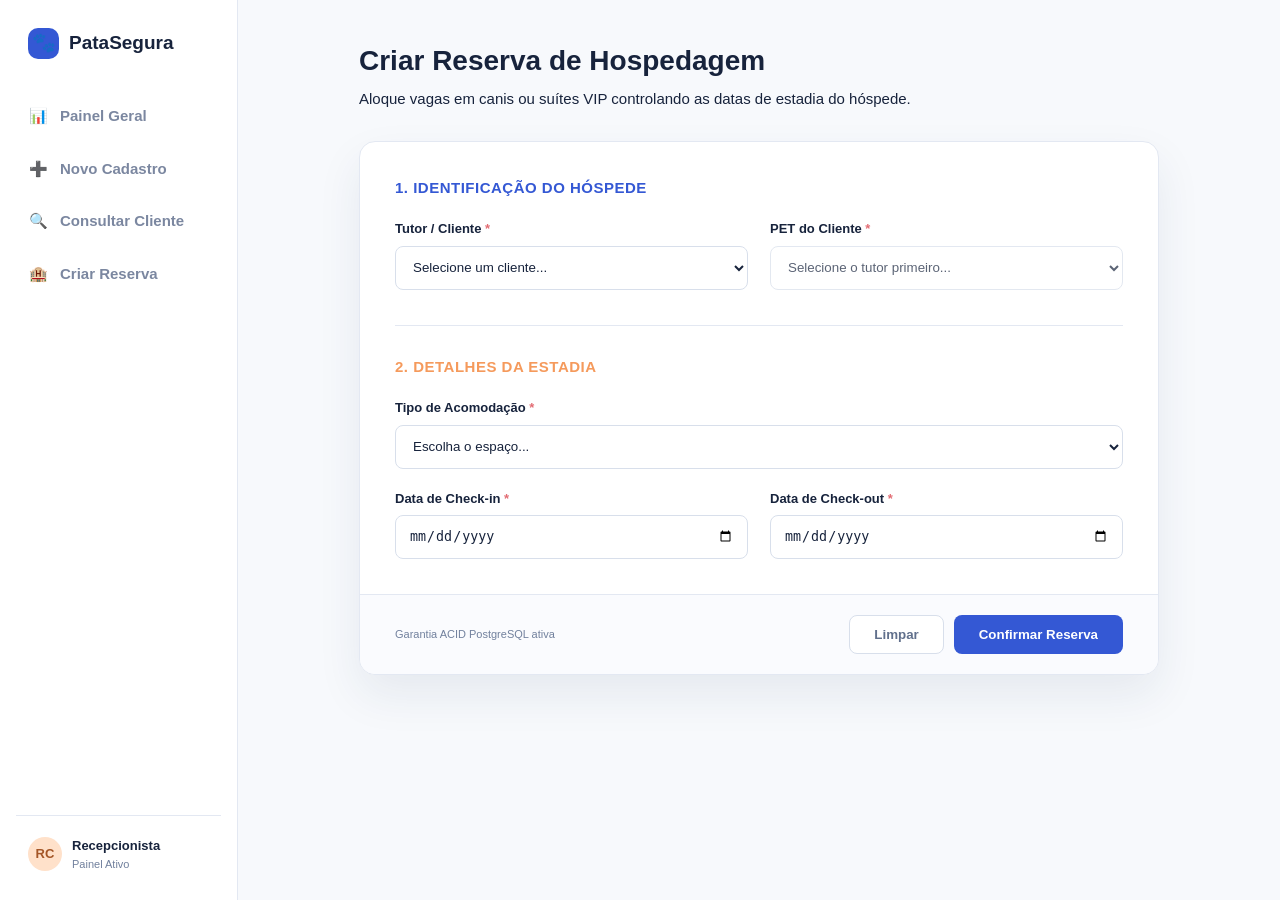
<file: src/prototipos/Semana-05/index.html>
<!doctype html>
<html lang="pt-BR">
<head>
  <meta charset="utf-8">
  <meta name="viewport" content="width=device-width, initial-scale=1">
  <meta name="description" content="Criação de reservas de hospedagem do PataSegura">
  <title>Criar Reserva · PataSegura</title>
  <link rel="stylesheet" href="reserva.css">
</head>
<body>

  <div class="app">
    
    <!-- BARRA LATERAL MINIMALISTA -->
    <aside class="sidebar">
      <div class="brand">
        <div class="brand-mark">🐾</div>
        <span>PataSegura</span>
      </div>
      <nav class="nav">
  <a href="#">
    <span class="nav-icon">📊</span> Painel Geral
  </a>
  <!-- Aponta para a Semana 1 -->
  <a href="../Semana-01\RF-001-cadastro-cliente/index.html" id="nav-cadastro">
    <span class="nav-icon">➕</span> Novo Cadastro
  </a>
  <!-- Aponta para a Semana 4 -->
  <a href="../semana-04\RF-004-consultar-cliente/index.html" id="nav-consulta">
    <span class="nav-icon">🔍</span> Consultar Cliente
  </a>
  <!-- Aponta para a Semana 5 -->
  <a href="../Semana-05/index.html" id="nav-reserva">
    <span class="nav-icon">🏨</span> Criar Reserva
  </a>
</nav>
      <div class="side-bottom">
        <div class="user">
          <div class="avatar">RC</div>
          <div>
            <strong>Recepcionista</strong>
            <small>Painel Ativo</small>
          </div>
        </div>
      </div>
    </aside>

    <!-- CONTEÚDO PRINCIPAL (LIMPO E FOCADO) -->
    <main class="main" style="padding: 40px;">
      <div class="content" style="max-width: 800px; padding: 0; margin: 0 auto;">
        
        <div class="heading" style="margin-bottom: 30px;">
          <div>
            <h1 style="font-size: 28px; margin: 0 0 6px 0;">Criar Reserva de Hospedagem</h1>
            <p style="margin: 0;">Aloque vagas em canis ou suítes VIP controlando as datas de estadia do hóspede.</p>
          </div>
        </div>

        <div class="card">
          <form id="reservaForm" novalidate>
            <div class="card-body" style="padding: 35px;">
              
              <h3 style="margin: 0 0 20px 0; font-size: 15px; color: var(--blue); text-transform: uppercase; letter-spacing: 0.5px;">1. Identificação do Hóspede</h3>
              
              <div class="form-grid" style="margin-bottom: 35px;">
                <div class="field" id="tutorField">
                  <label for="selectTutor">Tutor / Cliente <span class="required">*</span></label>
                  <div class="input-wrap">
                    <select id="selectTutor" class="select-field" required>
                      <option value="">Selecione um cliente...</option>
                      <option value="joao">João Silva</option>
                      <option value="isabela">Isabela Rezende</option>
                      <option value="mateus">Mateus Alcântara</option>
                    </select>
                  </div>
                  <small class="error">Selecione um tutor válido.</small>
                </div>

                <div class="field" id="petField">
                  <label for="selectPet">PET do Cliente <span class="required">*</span></label>
                  <div class="input-wrap">
                    <select id="selectPet" class="select-field" disabled required>
                      <option value="">Selecione o tutor primeiro...</option>
                    </select>
                  </div>
                  <small class="error">Selecione o animal associado.</small>
                </div>
              </div>

              <hr style="border: 0; border-top: 1px solid var(--line); margin: 0 0 30px 0;">

              <h3 style="margin: 0 0 20px 0; font-size: 15px; color: var(--orange); text-transform: uppercase; letter-spacing: 0.5px;">2. Detalhes da Estadia</h3>

              <div class="form-grid">
                <div class="field wide" id="acomodacaoField">
                  <label for="selectAcomodacao">Tipo de Acomodação <span class="required">*</span></label>
                  <div class="input-wrap">
                    <select id="selectAcomodacao" class="select-field" required>
                      <option value="">Escolha o espaço...</option>
                      <option value="compacto">📦 Canil Individual Compacto</option>
                      <option value="padrao">🐩 Canil Espaço Padrão</option>
                      <option value="vip">👑 Suíte VIP com Monitoramento</option>
                    </select>
                  </div>
                  <small class="error">Selecione uma acomodação.</small>
                </div>

                <div class="field" id="checkinField">
                  <label for="inputCheckin">Data de Check-in <span class="required">*</span></label>
                  <div class="input-wrap">
                    <input type="date" id="inputCheckin" required>
                  </div>
                  <small class="error">Insira uma data de entrada válida.</small>
                </div>

                <div class="field" id="checkoutField">
                  <label for="inputCheckout">Data de Check-out <span class="required">*</span></label>
                  <div class="input-wrap">
                    <input type="date" id="inputCheckout" required>
                  </div>
                  <small class="error">O Check-out deve ser posterior ao Check-in (RN-02).</small>
                </div>
              </div>

            </div>

            <div class="card-footer" style="padding: 20px 35px; background: #fafbfe;">
              <span class="footer-note">Garantia ACID PostgreSQL ativa</span>
              <div class="buttons">
                <button type="button" class="btn secondary" id="btnCancelar">Limpar</button>
                <button type="submit" class="btn primary" id="btnReservar">
                  <span class="spinner" id="btnSpinner"></span>
                  <span id="btnText">Confirmar Reserva</span>
                </button>
              </div>
            </div>
          </form>
        </div>

      </div>
    </main>

  </div>

  <!-- Componentes de Feedback -->
  <div class="toast error-toast" id="reservaToast">
    <div style="display: flex; gap: 11px;">
      <div style="font-size: 20px;">⚠️</div>
      <div>
        <strong id="toastTitle">Erro na Reserva</strong>
        <span id="toastMessage">Sem vagas disponíveis para este espaço no período selecionado (RN-03).</span>
      </div>
    </div>
  </div>

  <div class="modal-backdrop" id="reservaModal">
    <div class="modal">
      <div class="success-mark">✓</div>
      <h3>Reserva Efetuada!</h3>
      <p>A vaga no hotel pet foi alocada e confirmada com sucesso.</p>
    </div>
  </div>

  <script src="reserva.js"></script>
</body>
</html>
</file>
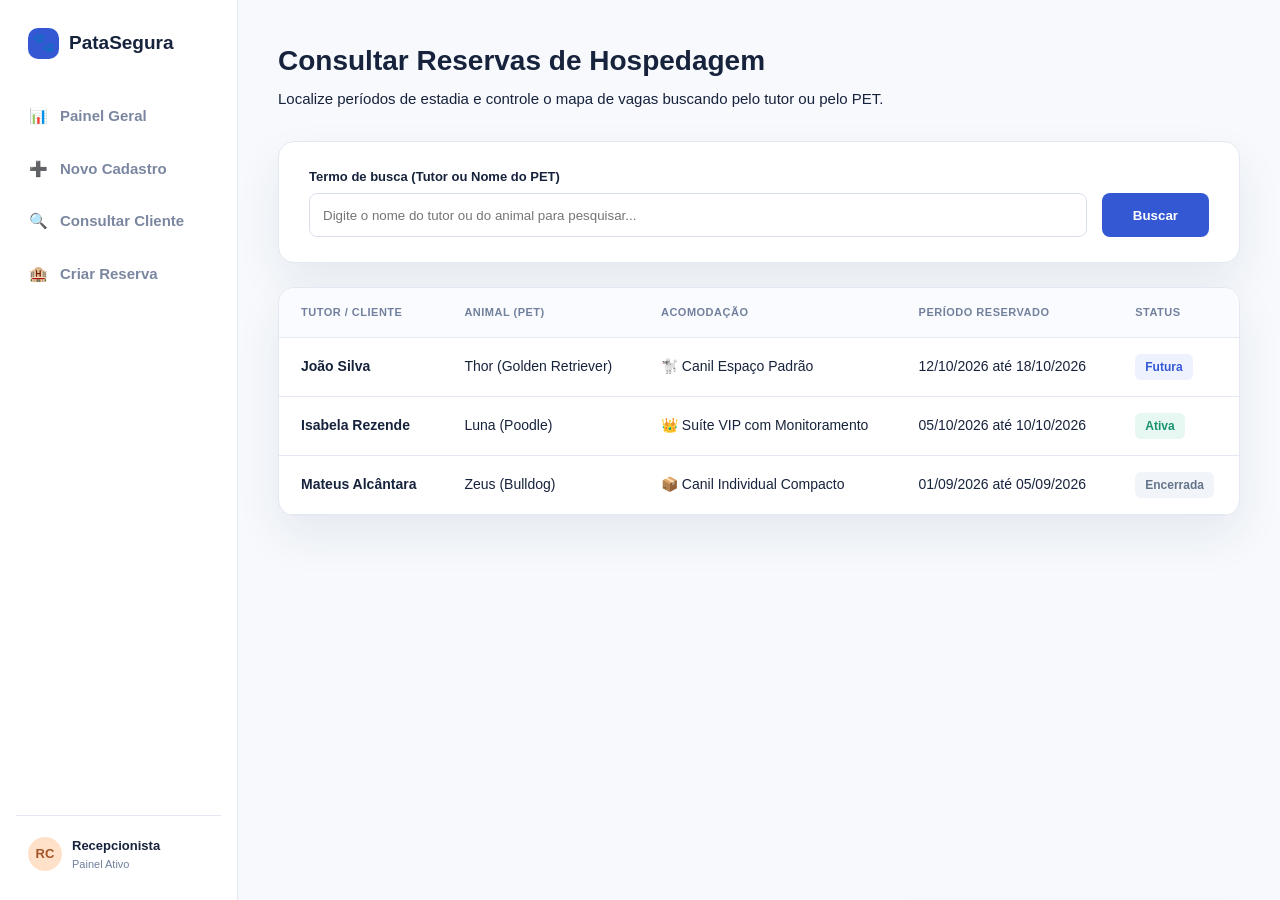
<file: src/prototipos/Semana-06/index.html>
<!doctype html>
<html lang="pt-BR">
<head>
  <meta charset="utf-8">
  <meta name="viewport" content="width=device-width, initial-scale=1">
  <meta name="description" content="Consulta de reservas do PataSegura Hotel Pet">
  <title>Consultar Reservas · PataSegura</title>
  <!-- Link do CSS específico e isolado desta tela -->
  <link rel="stylesheet" href="consulta-reserva.css">
</head>
<body>

  <div class="app">
    
    <!-- BARRA LATERAL MINIMALISTA -->
    <aside class="sidebar">
      <div class="brand">
        <div class="brand-mark">🐾</div>
        <span>PataSegura</span>
      </div>
      <nav class="nav">
  <a href="#">
    <span class="nav-icon">📊</span> Painel Geral
  </a>
  <!-- Aponta para a Semana 1 -->
  <a href="../Semana-01\RF-001-cadastro-cliente/index.html" id="nav-cadastro">
    <span class="nav-icon">➕</span> Novo Cadastro
  </a>
  <!-- Aponta para a Semana 4 -->
  <a href="../semana-04\RF-004-consultar-cliente/index.html" id="nav-consulta">
    <span class="nav-icon">🔍</span> Consultar Cliente
  </a>
  <!-- Aponta para a Semana 5 -->
  <a href="../Semana-05/index.html" id="nav-reserva">
    <span class="nav-icon">🏨</span> Criar Reserva
  </a>
</nav>

      <div class="side-bottom">
        <div class="user">
          <div class="avatar">RC</div>
          <div>
            <strong>Recepcionista</strong>
            <small>Painel Ativo</small>
          </div>
        </div>
      </div>
    </aside>

    <!-- CONTEÚDO PRINCIPAL (LIMPO E FOCADO) -->
    <main class="main" style="padding: 40px;">
      <div class="content" style="max-width: 1000px; padding: 0; margin: 0 auto;">
        
        <!-- Cabeçalho Limpo -->
        <div class="heading" style="margin-bottom: 30px;">
          <div>
            <h1 style="font-size: 28px; margin: 0 0 6px 0;">Consultar Reservas de Hospedagem</h1>
            <p style="margin: 0;">Localize períodos de estadia e controle o mapa de vagas buscando pelo tutor ou pelo PET.</p>
          </div>
        </div>

        <!-- Barra de Busca -->
        <div class="card" style="margin-bottom: 24px;">
          <div class="card-body" style="padding: 25px 30px;">
            <form id="searchForm" style="display: flex; gap: 15px; align-items: flex-end;">
              <div class="field wide" style="margin: 0; flex: 1;">
                <label for="searchTxt">Termo de busca (Tutor ou Nome do PET)</label>
                <div class="input-wrap">
                  <input type="text" id="searchTxt" placeholder="Digite o nome do tutor ou do animal para pesquisar...">
                </div>
              </div>
              <button type="submit" class="btn primary" id="btnBuscar" style="height: 44px; padding: 0 30px;">
                <span class="spinner" id="btnSpinner"></span>
                <span id="btnText">Buscar</span>
              </button>
            </form>
          </div>
        </div>

        <!-- Tabela de Registros -->
        <div class="card">
          <div class="table-responsive">
            <table>
              <thead>
                <tr>
                  <th>Tutor / Cliente</th>
                  <th>Animal (PET)</th>
                  <th>Acomodação</th>
                  <th>Período Reservado</th>
                  <th>Status</th>
                </tr>
              </thead>
              <tbody id="tableBody">
              </tbody>
            </table>
          </div>
        </div>

      </div>
    </main>

  </div>

  <!-- Toast para Avisos do Sistema -->
  <div class="toast error-toast" id="consultaToast">
    <div style="display: flex; gap: 11px;">
      <div style="font-size: 20px;">⚠️</div>
      <div>
        <strong id="toastTitle">Erro de Rede</strong>
        <span id="toastMessage">Falha ao varrer as tabelas relacionais do banco de dados.</span>
      </div>
    </div>
  </div>


  <script src="consulta-reserva.js"></script>
</body>
</html>
</file>
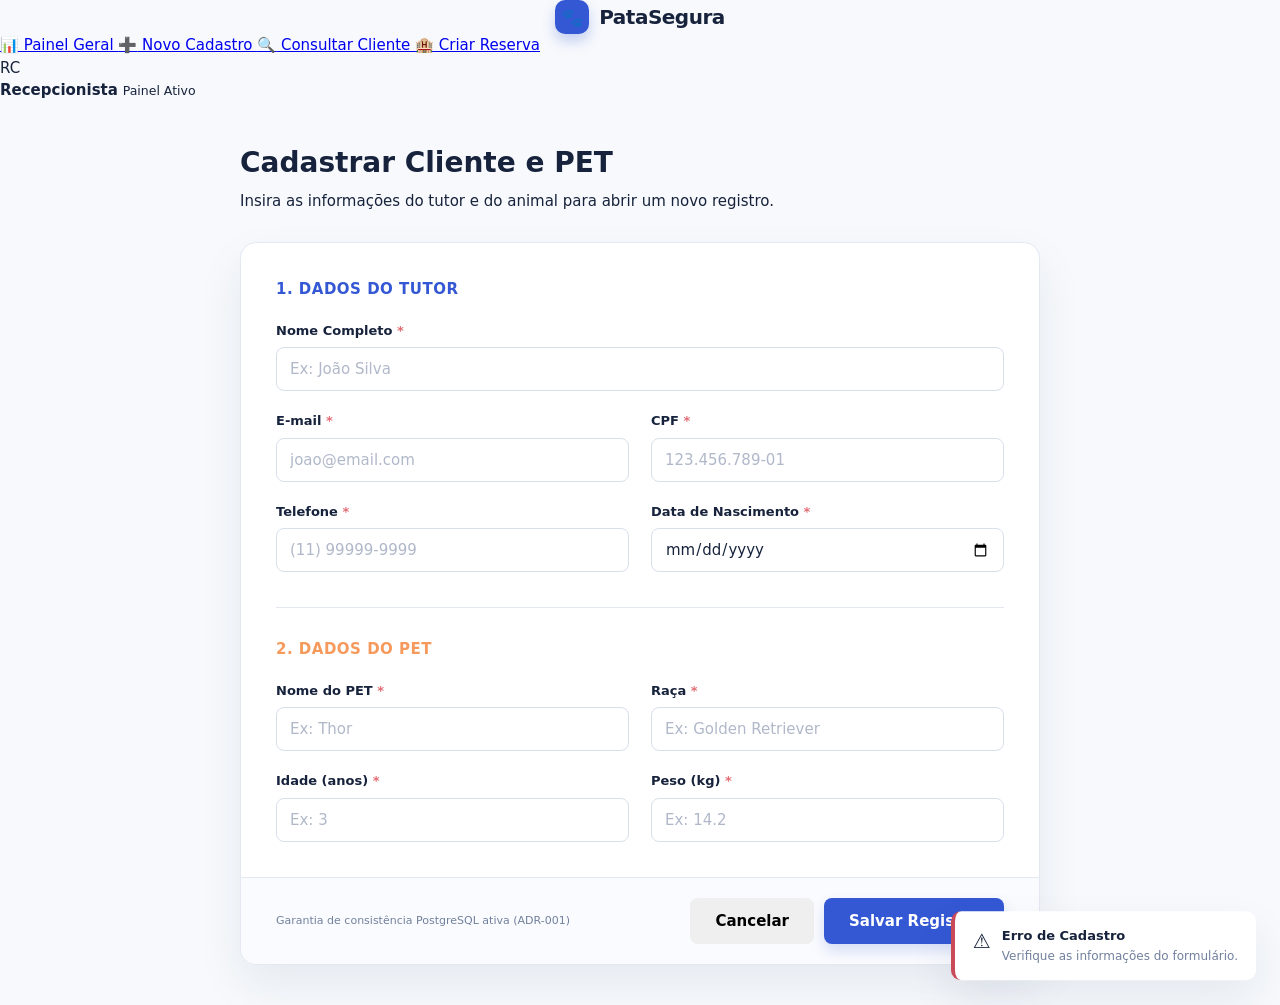
<file: src/prototipos/Semana-01/RF-001-cadastro-cliente/index.html>
<!doctype html>
<html lang="pt-BR">
<head>
  <meta charset="utf-8">
  <meta name="viewport" content="width=device-width, initial-scale=1">
  <meta name="description" content="Cadastro de clientes e pets do PataSegura Hotel Pet">
  <title>Novo Cadastro · PataSegura</title>
  <link rel="stylesheet" href="style.css">
</head>
<body>

  <div class="app">
    
    <!-- BARRA LATERAL MINIMALISTA -->
    <aside class="sidebar">
      <div class="brand">
        <div class="brand-mark">🐾</div>
        <span>PataSegura</span>
      </div>
      <nav class="nav">
  <a href="#">
    <span class="nav-icon">📊</span> Painel Geral
  </a>
  <!-- Aponta para a Semana 1 -->
  <a href="../Semana-01\RF-001-cadastro-cliente/index.html" id="nav-cadastro">
    <span class="nav-icon">➕</span> Novo Cadastro
  </a>
  <!-- Aponta para a Semana 4 -->
  <a href="../semana-04\RF-004-consultar-cliente/index.html" id="nav-consulta">
    <span class="nav-icon">🔍</span> Consultar Cliente
  </a>
  <!-- Aponta para a Semana 5 -->
  <a href="../Semana-05/index.html" id="nav-reserva">
    <span class="nav-icon">🏨</span> Criar Reserva
  </a>
</nav>
      <div class="side-bottom">
        <div class="user">
          <div class="avatar">RC</div>
          <div>
            <strong>Recepcionista</strong>
            <small>Painel Ativo</small>
          </div>
        </div>
      </div>
    </aside>

    <!-- CONTEÚDO PRINCIPAL (DIRETO E FOCADO) -->
    <main class="main" style="padding: 40px;">
      <div class="content" style="max-width: 800px; padding: 0; margin: 0 auto;">
        
        <!-- Cabeçalho Integrado e Direto -->
        <div class="heading" style="margin-bottom: 30px;">
          <div>
            <h1 style="font-size: 28px; margin: 0 0 6px 0;">Cadastrar Cliente e PET</h1>
            <p style="margin: 0;">Insira as informações do tutor e do animal para abrir um novo registro.</p>
          </div>
        </div>

        <!-- Formulário Unificado em Bloco Único -->
        <div class="card">
          <form id="cadastroForm" novalidate>
            <div class="card-body" style="padding: 35px;">
              
              <!-- Seção: Tutor -->
              <h3 style="margin: 0 0 20px 0; font-size: 15px; color: var(--blue); text-transform: uppercase; letter-spacing: 0.5px;">1. Dados do Tutor</h3>
              
              <div class="form-grid" style="margin-bottom: 35px;">
                <div class="field wide" id="nomeClienteField">
                  <label for="nomeCliente">Nome Completo <span class="required">*</span></label>
                  <div class="input-wrap">
                    <input type="text" id="nomeCliente" placeholder="Ex: João Silva">
                    <span class="input-status">✓</span>
                  </div>
                  <small class="error">O nome não pode estar vazio (RN-05).</small>
                </div>

                <div class="field" id="emailClienteField">
                  <label for="emailCliente">E-mail <span class="required">*</span></label>
                  <div class="input-wrap">
                    <input type="email" id="emailCliente" placeholder="joao@email.com">
                    <span class="input-status">✓</span>
                  </div>
                  <small class="error">E-mail inválido ou já cadastrado (RN-01).</small>
                </div>

                <div class="field" id="cpfClienteField">
                  <label for="cpfCliente">CPF <span class="required">*</span></label>
                  <div class="input-wrap">
                    <input type="text" id="cpfCliente" placeholder="123.456.789-01" maxlength="14">
                    <span class="input-status">✓</span>
                  </div>
                  <small class="error">CPF inválido (RN-02).</small>
                </div>

                <div class="field" id="telClienteField">
                  <label for="telCliente">Telefone <span class="required">*</span></label>
                  <div class="input-wrap">
                    <input type="text" id="telCliente" placeholder="(11) 99999-9999" maxlength="15">
                    <span class="input-status">✓</span>
                  </div>
                  <small class="error">O telefone deve conter 11 dígitos (RN-04).</small>
                </div>

                <div class="field" id="nascClienteField">
                  <label for="nascCliente">Data de Nascimento <span class="required">*</span></label>
                  <div class="input-wrap">
                    <input type="date" id="nascCliente">
                    <span class="input-status">✓</span>
                  </div>
                  <small class="error">A data não pode ser futura (RN-03).</small>
                </div>
              </div>

              <!-- Linha Divisória Suave -->
              <hr style="border: 0; border-top: 1px solid var(--line); margin: 0 0 30px 0;">

              <!-- Seção: PET -->
              <h3 style="margin: 0 0 20px 0; font-size: 15px; color: var(--orange); text-transform: uppercase; letter-spacing: 0.5px;">2. Dados do PET</h3>
              
              <div class="form-grid">
                <div class="field" id="nomePetField">
                  <label for="nomePet">Nome do PET <span class="required">*</span></label>
                  <div class="input-wrap">
                    <input type="text" id="nomePet" placeholder="Ex: Thor">
                    <span class="input-status">✓</span>
                  </div>
                  <small class="error">O nome do animal é obrigatório.</small>
                </div>

                <div class="field" id="racaPetField">
                  <label for="racaPet">Raça <span class="required">*</span></label>
                  <div class="input-wrap">
                    <input type="text" id="racaPet" placeholder="Ex: Golden Retriever">
                    <span class="input-status">✓</span>
                  </div>
                  <small class="error">A raça é obrigatória.</small>
                </div>

                <div class="field" id="idadePetField">
                  <label for="idadePet">Idade (anos) <span class="required">*</span></label>
                  <div class="input-wrap">
                    <input type="number" id="idadePet" placeholder="Ex: 3" min="0">
                    <span class="input-status">✓</span>
                  </div>
                  <small class="error">Insira uma idade válida.</small>
                </div>

                <div class="field" id="pesoPetField">
                  <label for="pesoPet">Peso (kg) <span class="required">*</span></label>
                  <div class="input-wrap">
                    <input type="number" id="pesoPet" placeholder="Ex: 14.2" step="0.1" min="0">
                    <span class="input-status">✓</span>
                  </div>
                  <small class="error">Insira um peso válido.</small>
                </div>
              </div>

            </div>

            <!-- Rodapé Limpo -->
            <div class="card-footer" style="padding: 20px 35px; background: #fafbfe;">
              <span class="footer-note">Garantia de consistência PostgreSQL ativa (ADR-001)</span>
              <div class="buttons">
                <button type="button" class="btn secondary" id="btnCancelar">Cancelar</button>
                <button type="submit" class="btn primary" id="btnSalvar">
                  <span class="spinner" id="btnSpinner"></span>
                  <span id="btnText">Salvar Registro</span>
                </button>
              </div>
            </div>
          </form>
        </div>

      </div>
    </main>

  </div>

  <!-- Componentes Flutuantes de Feedback -->
  <div class="toast error-toast" id="cadastroToast">
    <div style="display: flex; gap: 11px;">
      <div style="font-size: 20px;">⚠️</div>
      <div>
        <strong id="toastTitle">Erro de Cadastro</strong>
        <span id="toastMessage">Verifique as informações do formulário.</span>
      </div>
    </div>
  </div>

  <div class="modal-backdrop" id="cadastroModal">
    <div class="modal">
      <div class="success-mark">✓</div>
      <h3>Hóspede Registrado!</h3>
      <p>O cliente e seu respectivo PET foram salvos com sucesso na base de dados.</p>
    </div>
  </div>

  <script src="cadastro.js"></script>
</body>
</html>
</file>
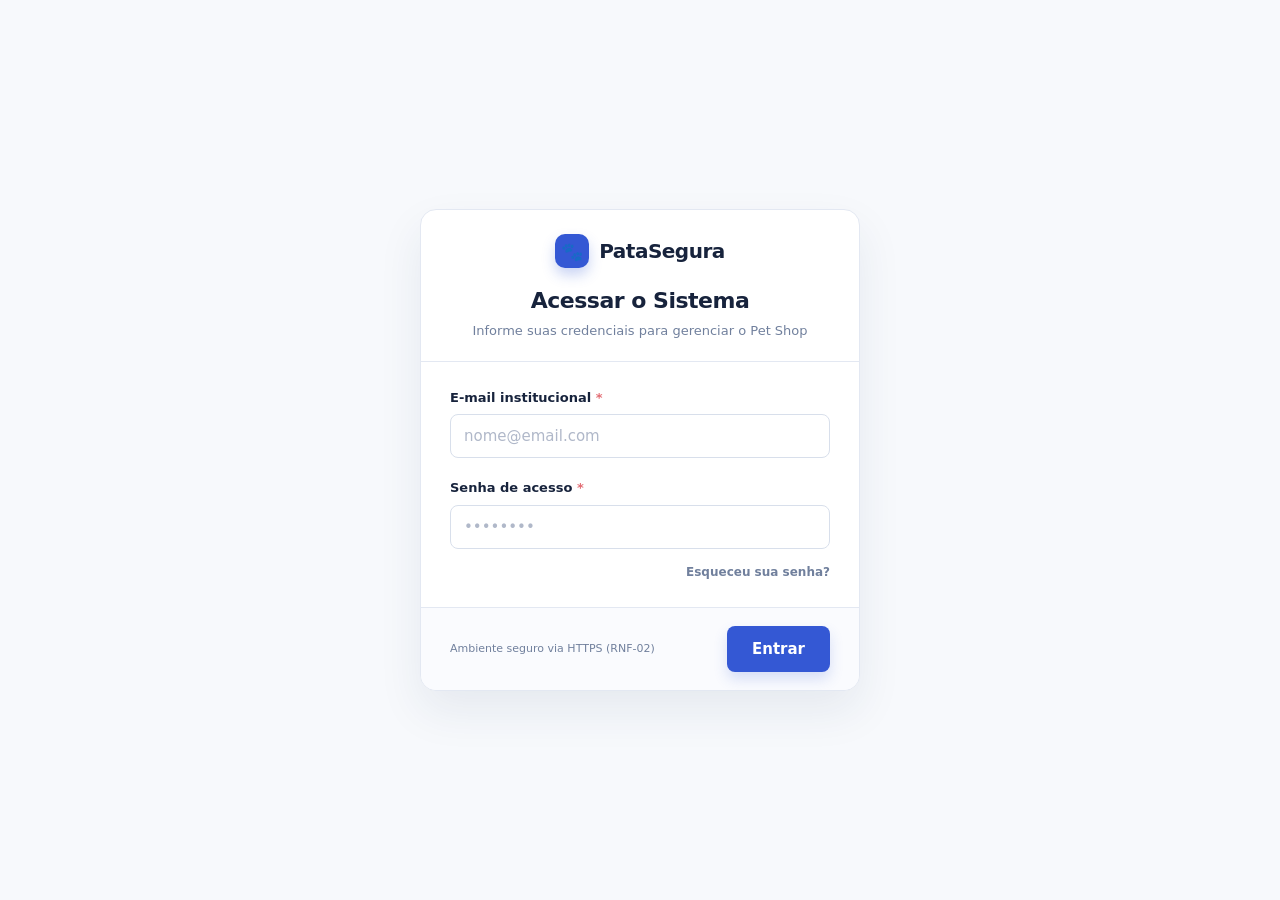
<file: src/prototipos/Semana-02/RF-002-login-cliente/index.html>
<!doctype html>
<html lang="pt-BR">
<head>
  <meta charset="utf-8">
  <meta name="viewport" content="width=device-width, initial-scale=1">
  <meta name="description" content="Autenticação de usuários no sistema PataSegura">
  <title>Login · PataSegura</title>
  <link rel="stylesheet" href="style.css">
</head>
<body>

  <div class="login-wrapper">
    <div class="card login-card">
      
      <!-- Cabeçalho do Card (Baseado na sua marca) -->
      <div class="card-header login-header">
        <div class="brand">
          <div class="brand-mark">🐾</div>
          <span>PataSegura</span>
        </div>
        <h2>Acessar o Sistema</h2>
        <p>Informe suas credenciais para gerenciar o Pet Shop</p>
      </div>

      <!-- Formulário de Login (Fluxo Principal) -->
      <form id="loginForm" novalidate>
        <div class="card-body">
          <div class="form-grid">
            
            <!-- Campo de Email (RN-01) -->
            <div class="field wide" id="emailField">
              <label for="email">E-mail institucional <span class="required">*</span></label>
              <div class="input-wrap">
                <input type="email" id="email" placeholder="nome@email.com" required>
                <span class="input-status">✓</span>
              </div>
              <small class="error" id="emailError">O e-mail digitado não está cadastrado no sistema.</small>
            </div>

            <!-- Campo de Senha (RN-02) -->
            <div class="field wide" id="passwordField">
              <label for="password">Senha de acesso <span class="required">*</span></label>
              <div class="input-wrap">
                <input type="password" id="password" placeholder="••••••••" required>
                <span class="input-status">✓</span>
              </div>
              <small class="error" id="passwordError">A senha informada está incorreta.</small>
            </div>

          </div>

          <!-- Links de auxílio rápidos -->
          <div class="login-meta">
            <a href="../Semana-03\RF-003-recuperacao-senha/index.html" class="forgot-password">Esqueceu sua senha?</a>

          </div>
        </div>

        <!-- Rodapé do Card com Botão de Ação Principal -->
        <div class="card-footer">
          <span class="footer-note">Ambiente seguro via HTTPS (RNF-02)</span>
          <div class="buttons">
            <button type="submit" class="btn primary" id="btnSubmit">
              <span class="spinner" id="btnSpinner"></span>
              <span id="btnText">Entrar</span>
            </button>
          </div>
        </div>
      </form>

    </div>
  </div>

  <!-- Toast de Alerta para Falhas Graves / Erros do Sistema (Fluxo Alternativo A3) -->
  <div class="toast error-toast" id="errorToast">
    <div style="display: flex; gap: 11px;">
      <div style="font-size: 20px;">⚠️</div>
      <div>
        <strong>Falha na Conexão</strong>
        <span id="toastMessage">Não foi possível estabelecer contato com o banco de dados. Tente novamente.</span>
      </div>
    </div>
  </div>

  <!-- Modal de Sucesso (Fluxo Principal / Pós-Condição de Sucesso) -->
  <div class="modal-backdrop" id="successModal">
    <div class="modal">
      <div class="success-mark">✓</div>
      <h3>Autenticado!</h3>
      <p>Login realizado com sucesso. Redirecionando para o painel administrativo...</p>
    </div>
  </div>
  <script src="script.js"></script>
</body>
</html>
</file>
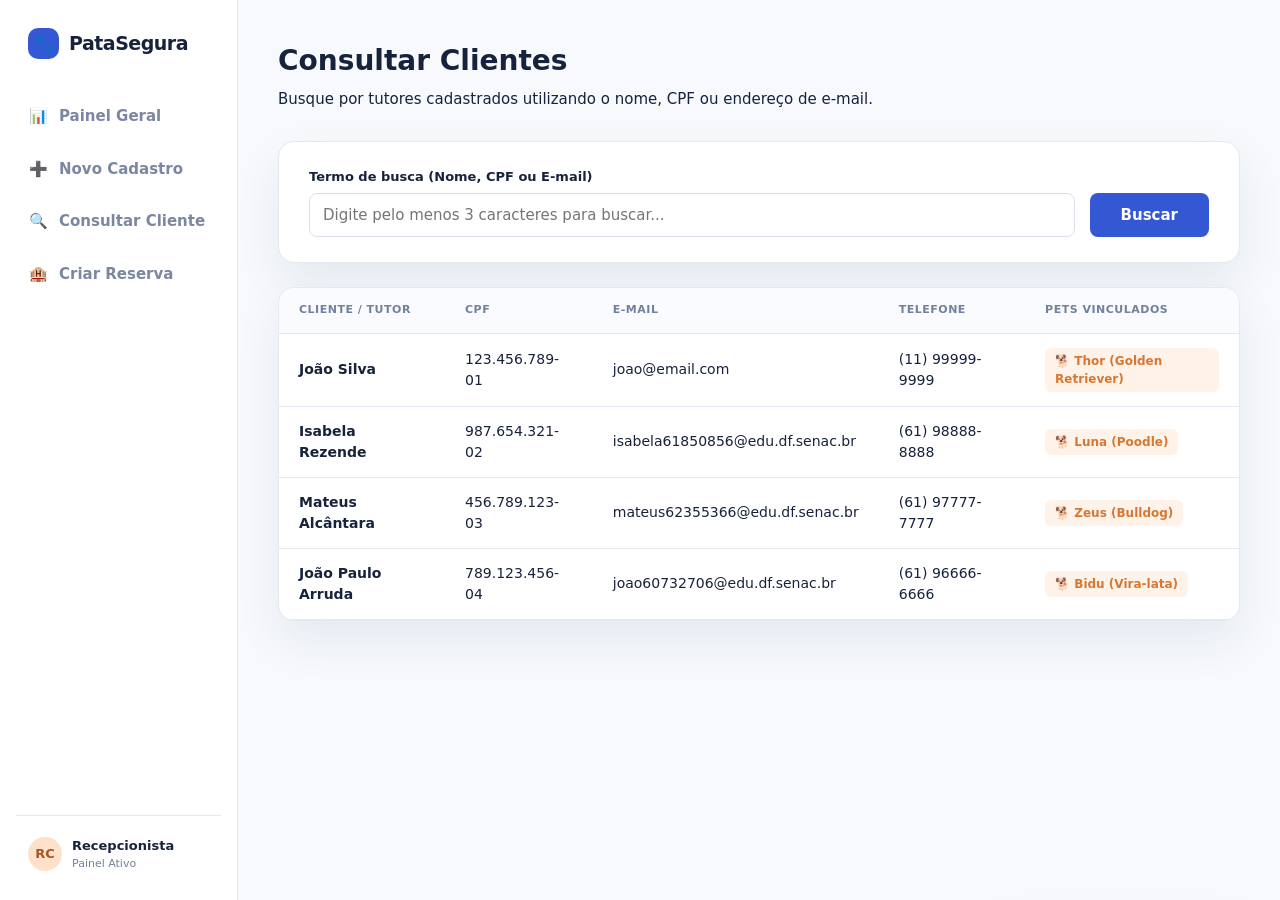
<file: src/prototipos/semana-04/RF-004-consultar-cliente/index.html>
<!doctype html>
<html lang="pt-BR">
<head>
  <meta charset="utf-8">
  <meta name="viewport" content="width=device-width, initial-scale=1">
  <meta name="description" content="Consulta de clientes do PataSegura Hotel Pet">
  <title>Consultar Cliente · PataSegura</title>
  <!-- CSS isolado à parte para esta tela -->
  <link rel="stylesheet" href="consulta-cliente.css">
</head>
<body>

  <div class="app">
    
    <!-- BARRA LATERAL MINIMALISTA -->
    <aside class="sidebar">
      <div class="brand">
        <div class="brand-mark">🐾</div>
        <span>PataSegura</span>
      </div>
      <nav class="nav">
  <a href="#">
    <span class="nav-icon">📊</span> Painel Geral
  </a>
  <!-- Aponta para a Semana 1 -->
  <a href="../Semana-01\RF-001-cadastro-cliente/index.html" id="nav-cadastro">
    <span class="nav-icon">➕</span> Novo Cadastro
  </a>
  <!-- Aponta para a Semana 4 -->
  <a href="../semana-04\RF-004-consultar-cliente/index.html" id="nav-consulta">
    <span class="nav-icon">🔍</span> Consultar Cliente
  </a>
  <!-- Aponta para a Semana 5 -->
  <a href="../Semana-05/index.html" id="nav-reserva">
    <span class="nav-icon">🏨</span> Criar Reserva
  </a>
</nav>
      <div class="side-bottom">
        <div class="user">
          <div class="avatar">RC</div>
          <div>
            <strong>Recepcionista</strong>
            <small>Painel Ativo</small>
          </div>
        </div>
      </div>
    </aside>

    <!-- CONTEÚDO PRINCIPAL (LIMPO E FOCADO) -->
    <main class="main" style="padding: 40px;">
      <div class="content" style="max-width: 1000px; padding: 0; margin: 0 auto;">
        
        <!-- Cabeçalho Limpo -->
        <div class="heading" style="margin-bottom: 30px;">
          <div>
            <h1 style="font-size: 28px; margin: 0 0 6px 0;">Consultar Clientes</h1>
            <p style="margin: 0;">Busque por tutores cadastrados utilizando o nome, CPF ou endereço de e-mail.</p>
          </div>
        </div>

        <!-- Painel de Busca e Filtros -->
        <div class="card" style="margin-bottom: 24px;">
          <div class="card-body" style="padding: 25px 30px;">
            <form id="searchForm" style="display: flex; gap: 15px; align-items: flex-end;">
              <div class="field wide" style="margin: 0; flex: 1;">
                <label for="searchTxt">Termo de busca (Nome, CPF ou E-mail)</label>
                <div class="input-wrap">
                  <input type="text" id="searchTxt" placeholder="Digite pelo menos 3 caracteres para buscar...">
                </div>
              </div>
              <button type="submit" class="btn primary" id="btnBuscar" style="height: 44px; padding: 0 30px;">
                <span class="spinner" id="btnSpinner"></span>
                <span id="btnText">Buscar</span>
              </button>
            </form>
          </div>
        </div>

        <!-- Tabela Resultante em um Card Limpo -->
        <div class="card">
          <div class="table-responsive">
            <table>
              <thead>
                <tr>
                  <th>Cliente / Tutor</th>
                  <th>CPF</th>
                  <th>E-mail</th>
                  <th>Telefone</th>
                  <th>PETs Vinculados</th>
                </tr>
              </thead>
              <tbody id="tableBody">
                <!-- Linhas inseridas dinamicamente pelo JavaScript -->
              </tbody>
            </table>
          </div>
        </div>

      </div>
    </main>

  </div>

  <!-- Toast para Avisos e Falhas de Conexão -->
  <div class="toast error-toast" id="consultaToast">
    <div style="display: flex; gap: 11px;">
      <div style="font-size: 20px;">⚠️</div>
      <div>
        <strong id="toastTitle">Erro na Consulta</strong>
        <span id="toastMessage">Inconsistência de rede detectada.</span>
      </div>
    </div>
  </div>
<script src="consulta-cliente.js"></script>

</body>
</html>
</file>
<file: src/prototipos/Semana-05/reserva.css>
:root {
  --ink: #17233c;
  --muted: #71809d;
  --line: #e3e8f2;
  --blue: #3458d4;
  --blue-dark: #2545b1;
  --blue-soft: #eef2ff;
  --orange: #f59a5c;
  --bg: #f7f9fc;
  --white: #fff;
  --shadow: 0 20px 45px rgba(30,48,91,.08);
  --red: #c94a58;
}

* { box-sizing: border-box; }
body { margin: 0; background: var(--bg); color: var(--ink); font: 15px/1.5 Inter, sans-serif; }

.app { display: flex; min-height: 100vh; }
.sidebar { width: 238px; background: var(--white); border-right: 1px solid var(--line); padding: 28px 16px; display: flex; flex-direction: column; flex-shrink: 0; }
.brand { display: flex; align-items: center; gap: 10px; padding: 0 12px 34px; font-weight: 800; font-size: 19px; }
.brand-mark { width: 31px; height: 31px; background: var(--blue); border-radius: 10px; display: grid; place-items: center; color: var(--white); }

.nav { display: grid; gap: 6px; }
.nav a { color: #7b87a0; text-decoration: none; padding: 12px 13px; border-radius: 10px; display: flex; align-items: center; gap: 12px; font-weight: 600; }
.nav a.active { color: var(--blue); background: var(--blue-soft); }

.side-bottom { margin-top: auto; border-top: 1px solid var(--line); padding: 20px 12px 0; }
.user { display: flex; align-items: center; gap: 10px; font-size: 13px; }
.avatar { width: 34px; height: 34px; border-radius: 50%; display: grid; place-items: center; background: #ffe1ca; color: #a45627; font-weight: 800; }
.user small { display: block; color: var(--muted); font-size: 11px; }

.main { flex: 1; min-width: 0; }
.card { background: var(--white); border: 1px solid var(--line); border-radius: 16px; box-shadow: var(--shadow); overflow: hidden; }
.card-body { padding: 35px; }

.form-grid { display: grid; grid-template-columns: repeat(2, minmax(0, 1fr)); gap: 20px 22px; }
.field.wide { grid-column: span 2; }
.field label { font-size: 13px; font-weight: 750; display: block; margin-bottom: 7px; }
.required { color: #e26b72; }

.field input, .select-field {
  width: 100%; height: 44px; border: 1px solid #d8dfeb; border-radius: 8px;
  padding: 0 13px; outline: none; background: var(--white); transition: .15s; color: var(--ink);
}
.field input:focus, .select-field:focus { border-color: var(--blue); box-shadow: 0 0 0 3px rgba(52,88,212,.11); }

.field.has-error input, .field.has-error .select-field { border-color: var(--red); background: #fff0f2; }
.error { color: var(--red); font-size: 12px; margin-top: 6px; display: none; }
.field.has-error .error { display: block; }

.card-footer { border-top: 1px solid var(--line); padding: 20px 35px; display: flex; align-items: center; justify-content: space-between; background: #fafbfe; }
.footer-note { font-size: 11px; color: var(--muted); }
.buttons { display: flex; gap: 10px; }

.btn { border-radius: 8px; padding: 11px 24px; font-weight: 750; border: 1px solid transparent; transition: .15s; cursor: pointer; }
.btn.primary { background: var(--blue); color: var(--white); }
.btn.secondary { background: var(--white); color: #61708c; border-color: #d8dfeb; }
.btn:disabled { opacity: .6; cursor: not-allowed; }

.spinner { display: none; width: 14px; height: 14px; border: 2px solid rgba(255,255,255,.4); border-top-color: #fff; border-radius: 50%; animation: spin .7s linear infinite; margin-right: 8px; vertical-align: -2px; }
@keyframes spin { to { transform: rotate(360deg); } }

.toast { position: fixed; right: 24px; bottom: 24px; background: var(--white); border-left: 4px solid var(--red); box-shadow: var(--shadow); padding: 15px 18px; border-radius: 10px; transform: translateY(150%); transition: .3s; z-index: 99; width: 100%; max-width: 370px; }
.toast.show { transform: translateY(0); }
.toast strong { display: block; font-size: 13px; }
.toast span { display: block; font-size: 12px; color: var(--muted); margin-top: 2px; }

.modal-backdrop { display: none; position: fixed; inset: 0; background: rgba(19,29,53,.38); z-index: 3; place-items: center; padding: 20px; }
.modal-backdrop.show { display: grid; }
.modal { background: var(--white); border-radius: 16px; padding: 30px; text-align: center; max-width: 390px; box-shadow: 0 25px 80px rgba(19,29,53,.22); }
.success-mark { width: 56px; height: 56px; margin: 0 auto 14px; display: grid; place-items: center; border-radius: 50%; background: #e7f7f1; color: #1a936f; font-size: 26px; font-weight: bold; }
</file>
<file: src/prototipos/Semana-06/consulta-reserva.css>
/* --- Identidade Visual Homogênea PataSegura --- */
:root {
  --ink: #17233c;
  --muted: #71809d;
  --line: #e3e8f2;
  --blue: #3458d4;
  --blue-dark: #2545b1;
  --blue-soft: #eef2ff;
  --bg: #f7f9fc;
  --white: #fff;
  --shadow: 0 20px 45px rgba(30,48,91,.08);
  --red: #c94a58;
  --green: #1a936f;
  --orange: #d77732;
}

* { box-sizing: border-box; }
body { margin: 0; background: var(--bg); color: var(--ink); font: 15px/1.5 Inter, sans-serif; }

.app { display: flex; min-height: 100vh; }
.sidebar { width: 238px; background: var(--white); border-right: 1px solid var(--line); padding: 28px 16px; display: flex; flex-direction: column; flex-shrink: 0; }
.brand { display: flex; align-items: center; gap: 10px; padding: 0 12px 34px; font-weight: 800; font-size: 19px; }
.brand-mark { width: 31px; height: 31px; background: var(--blue); border-radius: 10px; display: grid; place-items: center; color: var(--white); }

.nav { display: grid; gap: 6px; }
.nav a { color: #7b87a0; text-decoration: none; padding: 12px 13px; border-radius: 10px; display: flex; align-items: center; gap: 12px; font-weight: 600; }
.nav a.active { color: var(--blue); background: var(--blue-soft); }

.side-bottom { margin-top: auto; border-top: 1px solid var(--line); padding: 20px 12px 0; }
.user { display: flex; align-items: center; gap: 10px; font-size: 13px; }
.avatar { width: 34px; height: 34px; border-radius: 50%; display: grid; place-items: center; background: #ffe1ca; color: #a45627; font-weight: 800; }
.user small { display: block; color: var(--muted); font-size: 11px; }

.main { flex: 1; min-width: 0; }
.card { background: var(--white); border: 1px solid var(--line); border-radius: 16px; box-shadow: var(--shadow); overflow: hidden; }
.card-body { padding: 35px; }

.field label { font-size: 13px; font-weight: 750; display: block; margin-bottom: 7px; }
.field input { width: 100%; height: 44px; border: 1px solid #d8dfeb; border-radius: 8px; padding: 0 13px; outline: none; background: var(--white); transition: .15s; }
.field input:focus { border-color: var(--blue); box-shadow: 0 0 0 3px rgba(52,88,212,.11); }

.btn { border-radius: 8px; font-weight: 750; border: 1px solid transparent; transition: .15s; cursor: pointer; display: inline-flex; align-items: center; justify-content: center; }
.btn.primary { background: var(--blue); color: var(--white); }
.btn.primary:hover { background: var(--blue-dark); }
.btn:disabled { opacity: .6; cursor: not-allowed; }

/* --- Estilização Limpa da Tabela de Dados --- */
.table-responsive { overflow-x: auto; }
table { width: 100%; border-collapse: collapse; text-align: left; }
th, td { padding: 16px 22px; border-bottom: 1px solid var(--line); font-size: 14px; }
th { background: #fafbfe; color: var(--muted); font-weight: 700; text-transform: uppercase; font-size: 11px; letter-spacing: 0.5px; }
tr:hover td { background: #fdfeff; }
.table-empty { text-align: center; padding: 40px; color: var(--muted); font-weight: 600; }

/* --- Badges Coloridas de Status das Reservas (RN-01) --- */
.status-badge { display: inline-block; padding: 4px 10px; border-radius: 6px; font-weight: 700; font-size: 12px; }
.status-futura { background: var(--blue-soft); color: var(--blue); }
.status-ativa { background: #e7f7f1; color: var(--green); }
.status-encerrada { background: #f1f5f9; color: #64748b; }

/* --- Elementos de Animação e Erro --- */
.spinner { display: none; width: 14px; height: 14px; border: 2px solid rgba(255,255,255,.4); border-top-color: #fff; border-radius: 50%; animation: spin .7s linear infinite; margin-right: 8px; }
@keyframes spin { to { transform: rotate(360deg); } }

.toast { position: fixed; right: 24px; bottom: 24px; background: var(--white); border-left: 4px solid var(--red); box-shadow: var(--shadow); padding: 15px 18px; border-radius: 10px; transform: translateY(150%); transition: .3s; z-index: 99; width: 100%; max-width: 370px; }
.toast.show { transform: translateY(0); }
</file>
<file: src/prototipos/Semana-01/RF-001-cadastro-cliente/style.css>
/* --- Variáveis de Estilo Herdadas do Layout Antigo --- */
:root {
  --ink: #17233c;
  --muted: #71809d;
  --line: #e3e8f2;
  --blue: #3458d4;
  --blue-dark: #2545b1;
  --blue-soft: #eef2ff;
  --orange: #f59a5c;
  --orange-soft: #fff3e9;
  --green: #1a936f;
  --green-soft: #e7f7f1;
  --red: #c94a58;
  --red-soft: #fff0f2;
  --bg: #f7f9fc;
  --white: #fff;
  --shadow: 0 20px 45px rgba(30,48,91,.08);
}

/* --- Configurações Globais --- */
* {
  box-sizing: border-box;
}

body {
  margin: 0;
  background: var(--bg);
  color: var(--ink);
  font: 15px/1.5 Inter, ui-sans-serif, system-ui, -apple-system, BlinkMacSystemFont, "Segoe UI", sans-serif;
  min-height: 100vh;
}

button, input {
  font: inherit;
}

button {
  cursor: pointer;
}

/* --- Container e Centralização do Painel de Login --- */
.login-wrapper {
  display: flex;
  min-height: 100vh;
  align-items: center;
  justify-content: center;
  padding: 20px;
}

/* --- Card Base --- */
.card {
  background: var(--white);
  border: 1px solid var(--line);
  border-radius: 16px;
  box-shadow: var(--shadow);
  overflow: hidden;
  width: 100%;
}

.login-card {
  max-width: 440px; /* Largura perfeita e compacta para telas de login */
}

/* --- Cabeçalho da Marca --- */
.card-header {
  padding: 24px 29px 20px;
  border-bottom: 1px solid var(--line);
}

.login-header {
  text-align: center;
}

.login-header h2 {
  font-size: 22px;
  margin: 16px 0 4px;
  letter-spacing: -.5px;
}

.login-header p {
  font-size: 13px;
  color: var(--muted);
  margin: 0;
}

.brand {
  display: flex;
  align-items: center;
  justify-content: center;
  gap: 10px;
  font-weight: 800;
  letter-spacing: -.5px;
  font-size: 20px;
}

.brand-mark {
  width: 34px;
  height: 34px;
  background: var(--blue);
  border-radius: 10px;
  display: grid;
  place-items: center;
  color: var(--white);
  font-size: 18px;
  box-shadow: 0 7px 13px rgba(52,88,212,.26);
}

/* --- Estrutura do Formulário e Inputs --- */
.card-body {
  padding: 26px 29px;
}

.form-grid {
  display: grid;
  grid-template-columns: repeat(2, minmax(0, 1fr));
  gap: 20px 22px;
}

.field.wide {
  grid-column: span 2;
}

.field label {
  font-size: 13px;
  font-weight: 750;
  display: block;
  margin: 0 0 7px;
}

.required {
  color: #e26b72;
}

.input-wrap {
  position: relative;
}

.field input {
  width: 100%;
  height: 44px;
  border: 1px solid #d8dfeb;
  border-radius: 8px;
  color: var(--ink);
  padding: 0 13px;
  outline: none;
  background: var(--white);
  transition: .15s;
}

.field input::placeholder {
  color: #b0b8c9;
}

.field input:focus {
  border-color: var(--blue);
  box-shadow: 0 0 0 3px rgba(52,88,212,.11);
}

/* --- Estados de Validação do Layout --- */
.field input.valid {
  border-color: var(--green);
  padding-right: 37px;
  background: linear-gradient(90deg, #fff 0, #fff 85%, #f2fcf8 100%);
}

.field input.invalid {
  border-color: var(--red);
  background: var(--red-soft);
}

.input-status {
  position: absolute;
  right: 14px;
  top: 11px;
  font-size: 16px;
  display: none;
  font-weight: 700;
}

.field.has-success .input-status {
  display: block;
  color: var(--green);
}

/* --- Mensagens de Erro por Campo --- */
.error {
  color: var(--red);
  font-size: 12px;
  margin: 6px 0 0;
  display: none;
}

.field.has-error .error {
  display: block;
}

/* --- Links Extras --- */
.login-meta {
  margin-top: 14px;
  display: flex;
  justify-content: flex-end;
}

.forgot-password {
  font-size: 12px;
  color: var(--muted);
  text-decoration: none;
  font-weight: 600;
}

.forgot-password:hover {
  color: var(--blue);
}

/* --- Rodapé e Botões --- */
.card-footer {
  border-top: 1px solid var(--line);
  padding: 18px 29px;
  display: flex;
  align-items: center;
  justify-content: space-between;
  gap: 14px;
  background: #fafbfe;
}

.footer-note {
  font-size: 11px;
  color: var(--muted);
}

.buttons {
  display: flex;
  gap: 10px;
}

.btn {
  border-radius: 8px;
  padding: 11px 24px;
  font-weight: 750;
  border: 1px solid transparent;
  transition: .15s;
}

.btn.primary {
  background: var(--blue);
  color: var(--white);
  box-shadow: 0 7px 14px rgba(52,88,212,.18);
}

.btn.primary:hover {
  background: var(--blue-dark);
}

.btn:disabled {
  opacity: .6;
  cursor: not-allowed;
}

/* --- Spinner de Carregamento --- */
.spinner {
  display: none;
  width: 16px;
  height: 16px;
  border: 2px solid rgba(255,255,255,.45);
  border-top-color: var(--white);
  border-radius: 50%;
  animation: spin .7s linear infinite;
  vertical-align: -3px;
  margin-right: 7px;
}

@keyframes spin {
  to { transform: rotate(360deg); }
}

/* --- Toasts (Alertas Flutuantes) --- */
.toast {
  position: fixed;
  right: 24px;
  bottom: 24px;
  background: var(--white);
  border-left: 4px solid var(--green);
  box-shadow: var(--shadow);
  padding: 15px 18px;
  border-radius: 10px;
  display: flex;
  gap: 11px;
  align-items: flex-start;
  max-width: 370px;
  transform: translateY(150%);
  transition: .3s;
  z-index: 4;
}

.toast.show {
  transform: translateY(0);
}

.toast strong {
  display: block;
  font-size: 13px;
}

.toast span {
  display: block;
  font-size: 12px;
  color: var(--muted);
  margin-top: 2px;
}

.toast.error-toast {
  border-color: var(--red);
}

/* --- Modais --- */
.modal-backdrop {
  display: none;
  position: fixed;
  inset: 0;
  background: rgba(19,29,53,.38);
  z-index: 3;
  place-items: center;
  padding: 20px;
}

.modal-backdrop.show {
  display: grid;
}

.modal {
  background: var(--white);
  border-radius: 16px;
  padding: 30px;
  text-align: center;
  max-width: 390px;
  box-shadow: 0 25px 80px rgba(19,29,53,.22);
}

.success-mark {
  width: 56px;
  height: 56px;
  margin: 0 auto 14px;
  display: grid;
  place-items: center;
  border-radius: 50%;
  background: var(--green-soft);
  color: var(--green);
  font-size: 26px;
}

.modal h3 {
  margin: 0 0 6px;
}

.modal p {
  color: var(--muted);
  font-size: 13px;
  margin: 0 0 21px;
}
</file>
<file: src/prototipos/Semana-02/RF-002-login-cliente/style.css>
/* --- Variáveis de Estilo Herdadas do Layout Antigo --- */
:root {
  --ink: #17233c;
  --muted: #71809d;
  --line: #e3e8f2;
  --blue: #3458d4;
  --blue-dark: #2545b1;
  --blue-soft: #eef2ff;
  --orange: #f59a5c;
  --orange-soft: #fff3e9;
  --green: #1a936f;
  --green-soft: #e7f7f1;
  --red: #c94a58;
  --red-soft: #fff0f2;
  --bg: #f7f9fc;
  --white: #fff;
  --shadow: 0 20px 45px rgba(30,48,91,.08);
}

/* --- Configurações Globais --- */
* {
  box-sizing: border-box;
}

body {
  margin: 0;
  background: var(--bg);
  color: var(--ink);
  font: 15px/1.5 Inter, ui-sans-serif, system-ui, -apple-system, BlinkMacSystemFont, "Segoe UI", sans-serif;
  min-height: 100vh;
}

button, input {
  font: inherit;
}

button {
  cursor: pointer;
}

/* --- Container e Centralização do Painel de Login --- */
.login-wrapper {
  display: flex;
  min-height: 100vh;
  align-items: center;
  justify-content: center;
  padding: 20px;
}

/* --- Card Base --- */
.card {
  background: var(--white);
  border: 1px solid var(--line);
  border-radius: 16px;
  box-shadow: var(--shadow);
  overflow: hidden;
  width: 100%;
}

.login-card {
  max-width: 440px; /* Largura perfeita e compacta para telas de login */
}

/* --- Cabeçalho da Marca --- */
.card-header {
  padding: 24px 29px 20px;
  border-bottom: 1px solid var(--line);
}

.login-header {
  text-align: center;
}

.login-header h2 {
  font-size: 22px;
  margin: 16px 0 4px;
  letter-spacing: -.5px;
}

.login-header p {
  font-size: 13px;
  color: var(--muted);
  margin: 0;
}

.brand {
  display: flex;
  align-items: center;
  justify-content: center;
  gap: 10px;
  font-weight: 800;
  letter-spacing: -.5px;
  font-size: 20px;
}

.brand-mark {
  width: 34px;
  height: 34px;
  background: var(--blue);
  border-radius: 10px;
  display: grid;
  place-items: center;
  color: var(--white);
  font-size: 18px;
  box-shadow: 0 7px 13px rgba(52,88,212,.26);
}

/* --- Estrutura do Formulário e Inputs --- */
.card-body {
  padding: 26px 29px;
}

.form-grid {
  display: grid;
  grid-template-columns: repeat(2, minmax(0, 1fr));
  gap: 20px 22px;
}

.field.wide {
  grid-column: span 2;
}

.field label {
  font-size: 13px;
  font-weight: 750;
  display: block;
  margin: 0 0 7px;
}

.required {
  color: #e26b72;
}

.input-wrap {
  position: relative;
}

.field input {
  width: 100%;
  height: 44px;
  border: 1px solid #d8dfeb;
  border-radius: 8px;
  color: var(--ink);
  padding: 0 13px;
  outline: none;
  background: var(--white);
  transition: .15s;
}

.field input::placeholder {
  color: #b0b8c9;
}

.field input:focus {
  border-color: var(--blue);
  box-shadow: 0 0 0 3px rgba(52,88,212,.11);
}

/* --- Estados de Validação do Layout --- */
.field input.valid {
  border-color: var(--green);
  padding-right: 37px;
  background: linear-gradient(90deg, #fff 0, #fff 85%, #f2fcf8 100%);
}

.field input.invalid {
  border-color: var(--red);
  background: var(--red-soft);
}

.input-status {
  position: absolute;
  right: 14px;
  top: 11px;
  font-size: 16px;
  display: none;
  font-weight: 700;
}

.field.has-success .input-status {
  display: block;
  color: var(--green);
}

/* --- Mensagens de Erro por Campo --- */
.error {
  color: var(--red);
  font-size: 12px;
  margin: 6px 0 0;
  display: none;
}

.field.has-error .error {
  display: block;
}

/* --- Links Extras --- */
.login-meta {
  margin-top: 14px;
  display: flex;
  justify-content: flex-end;
}

.forgot-password {
  font-size: 12px;
  color: var(--muted);
  text-decoration: none;
  font-weight: 600;
}

.forgot-password:hover {
  color: var(--blue);
}

/* --- Rodapé e Botões --- */
.card-footer {
  border-top: 1px solid var(--line);
  padding: 18px 29px;
  display: flex;
  align-items: center;
  justify-content: space-between;
  gap: 14px;
  background: #fafbfe;
}

.footer-note {
  font-size: 11px;
  color: var(--muted);
}

.buttons {
  display: flex;
  gap: 10px;
}

.btn {
  border-radius: 8px;
  padding: 11px 24px;
  font-weight: 750;
  border: 1px solid transparent;
  transition: .15s;
}

.btn.primary {
  background: var(--blue);
  color: var(--white);
  box-shadow: 0 7px 14px rgba(52,88,212,.18);
}

.btn.primary:hover {
  background: var(--blue-dark);
}

.btn:disabled {
  opacity: .6;
  cursor: not-allowed;
}

/* --- Spinner de Carregamento --- */
.spinner {
  display: none;
  width: 16px;
  height: 16px;
  border: 2px solid rgba(255,255,255,.45);
  border-top-color: var(--white);
  border-radius: 50%;
  animation: spin .7s linear infinite;
  vertical-align: -3px;
  margin-right: 7px;
}

@keyframes spin {
  to { transform: rotate(360deg); }
}

/* --- Toasts (Alertas Flutuantes) --- */
.toast {
  position: fixed;
  right: 24px;
  bottom: 24px;
  background: var(--white);
  border-left: 4px solid var(--green);
  box-shadow: var(--shadow);
  padding: 15px 18px;
  border-radius: 10px;
  display: flex;
  gap: 11px;
  align-items: flex-start;
  max-width: 370px;
  transform: translateY(150%);
  transition: .3s;
  z-index: 4;
}

.toast.show {
  transform: translateY(0);
}

.toast strong {
  display: block;
  font-size: 13px;
}

.toast span {
  display: block;
  font-size: 12px;
  color: var(--muted);
  margin-top: 2px;
}

.toast.error-toast {
  border-color: var(--red);
}

/* --- Modais --- */
.modal-backdrop {
  display: none;
  position: fixed;
  inset: 0;
  background: rgba(19,29,53,.38);
  z-index: 3;
  place-items: center;
  padding: 20px;
}

.modal-backdrop.show {
  display: grid;
}

.modal {
  background: var(--white);
  border-radius: 16px;
  padding: 30px;
  text-align: center;
  max-width: 390px;
  box-shadow: 0 25px 80px rgba(19,29,53,.22);
}

.success-mark {
  width: 56px;
  height: 56px;
  margin: 0 auto 14px;
  display: grid;
  place-items: center;
  border-radius: 50%;
  background: var(--green-soft);
  color: var(--green);
  font-size: 26px;
}

.modal h3 {
  margin: 0 0 6px;
}

.modal p {
  color: var(--muted);
  font-size: 13px;
  margin: 0 0 21px;
}
</file>
<file: src/prototipos/semana-04/RF-004-consultar-cliente/consulta-cliente.css>
/* --- Cores e Variáveis Herdadas do Modelo PataSegura --- */
:root {
  --ink: #17233c;
  --muted: #71809d;
  --line: #e3e8f2;
  --blue: #3458d4;
  --blue-dark: #2545b1;
  --blue-soft: #eef2ff;
  --bg: #f7f9fc;
  --white: #fff;
  --shadow: 0 20px 45px rgba(30,48,91,.08);
}

* { box-sizing: border-box; }
body {
  margin: 0;
  background: var(--bg);
  color: var(--ink);
  font: 15px/1.5 Inter, ui-sans-serif, system-ui, -apple-system, BlinkMacSystemFont, "Segoe UI", sans-serif;
}

button, input { font: inherit; }
button { cursor: pointer; }

/* --- Estrutura Layout Dashboard Flexível --- */
.app { display: flex; min-height: 100vh; }

.sidebar {
  width: 238px;
  background: var(--white);
  border-right: 1px solid var(--line);
  padding: 28px 16px;
  display: flex;
  flex-direction: column;
  flex-shrink: 0;
}

.brand {
  display: flex;
  align-items: center;
  gap: 10px;
  padding: 0 12px 34px;
  font-weight: 800;
  font-size: 19px;
  letter-spacing: -.5px;
}

.brand-mark {
  width: 31px;
  height: 31px;
  background: var(--blue);
  border-radius: 10px;
  display: grid;
  place-items: center;
  color: var(--white);
  font-size: 18px;
}

.nav { display: grid; gap: 6px; }
.nav a {
  color: #7b87a0;
  text-decoration: none;
  padding: 12px 13px;
  border-radius: 10px;
  display: flex;
  align-items: center;
  gap: 12px;
  font-weight: 600;
}
.nav a.active, .nav a:hover { color: var(--blue); background: var(--blue-soft); }
.nav-icon { width: 18px; text-align: center; }

.side-bottom { margin-top: auto; border-top: 1px solid var(--line); padding: 20px 12px 0; }
.user { display: flex; align-items: center; gap: 10px; font-size: 13px; }
.avatar {
  width: 34px; height: 34px; border-radius: 50%; display: grid; place-items: center;
  background: #ffe1ca; color: #a45627; font-weight: 800;
}
.user small { display: block; color: var(--muted); font-size: 11px; }

.main { flex: 1; min-width: 0; }

/* --- Cards e Formulários --- */
.card { background: var(--white); border: 1px solid var(--line); border-radius: 16px; box-shadow: var(--shadow); overflow: hidden; }
.field label { font-size: 13px; font-weight: 750; display: block; margin-bottom: 7px; }
.field input {
  width: 100%; height: 44px; border: 1px solid #d8dfeb; border-radius: 8px;
  padding: 0 13px; outline: none; background: var(--white); transition: .15s;
}
.field input:focus { border-color: var(--blue); box-shadow: 0 0 0 3px rgba(52,88,212,.11); }

.btn { border-radius: 8px; font-weight: 750; border: 1px solid transparent; transition: .15s; display: inline-flex; align-items: center; justify-content: center; }
.btn.primary { background: var(--blue); color: var(--white); }
.btn.primary:hover { background: var(--blue-dark); }
.btn:disabled { opacity: .6; cursor: not-allowed; }

/* --- Tabela Minimalista --- */
.table-responsive { overflow-x: auto; }
table { width: 100%; border-collapse: collapse; text-align: left; }
th, td { padding: 14px 20px; border-bottom: 1px solid var(--line); font-size: 14px; }
th { background: #fafbfe; color: var(--muted); font-weight: 700; text-transform: uppercase; font-size: 11px; letter-spacing: 0.5px; }
tr:hover td { background: #fdfeff; }

.pet-tag {
  background: #fff3e9; color: #d77732; padding: 4px 10px; border-radius: 6px; font-weight: 700; font-size: 12px; display: inline-block;
}
.table-empty { text-align: center; padding: 40px; color: var(--muted); font-weight: 600; }

/* --- Spinner e Toast --- */
.spinner { display: none; width: 14px; height: 14px; border: 2px solid rgba(255,255,255,.4); border-top-color: #fff; border-radius: 50%; animation: spin .7s linear infinite; margin-right: 8px; }
@keyframes spin { to { transform: rotate(360deg); } }

.toast { position: fixed; right: 24px; bottom: 24px; background: var(--white); border-left: 4px solid var(--red); box-shadow: var(--shadow); padding: 15px 18px; border-radius: 10px; transform: translateY(150%); transition: .3s; z-index: 99; }
.toast.show { transform: translateY(0); }
.toast strong { display: block; font-size: 13px; }
.toast span { display: block; font-size: 12px; color: var(--muted); margin-top: 2px; }
</file>
